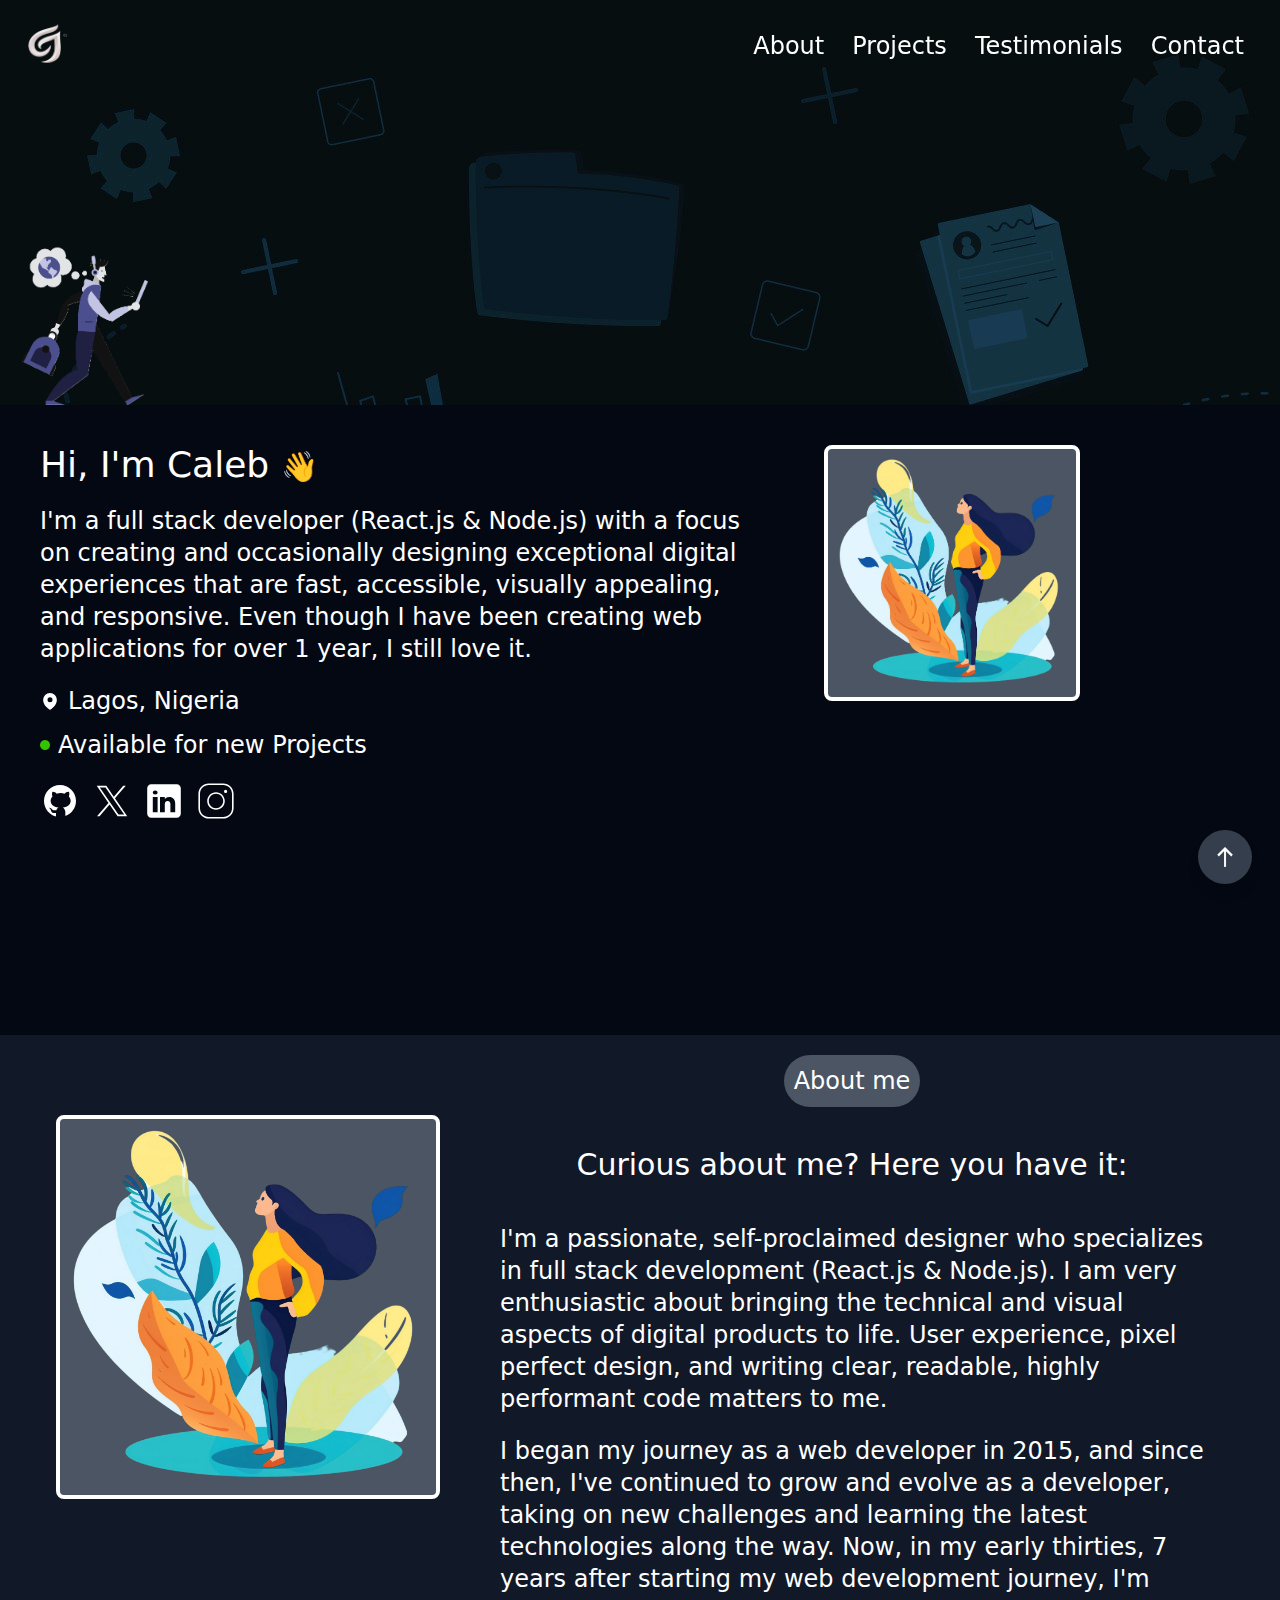
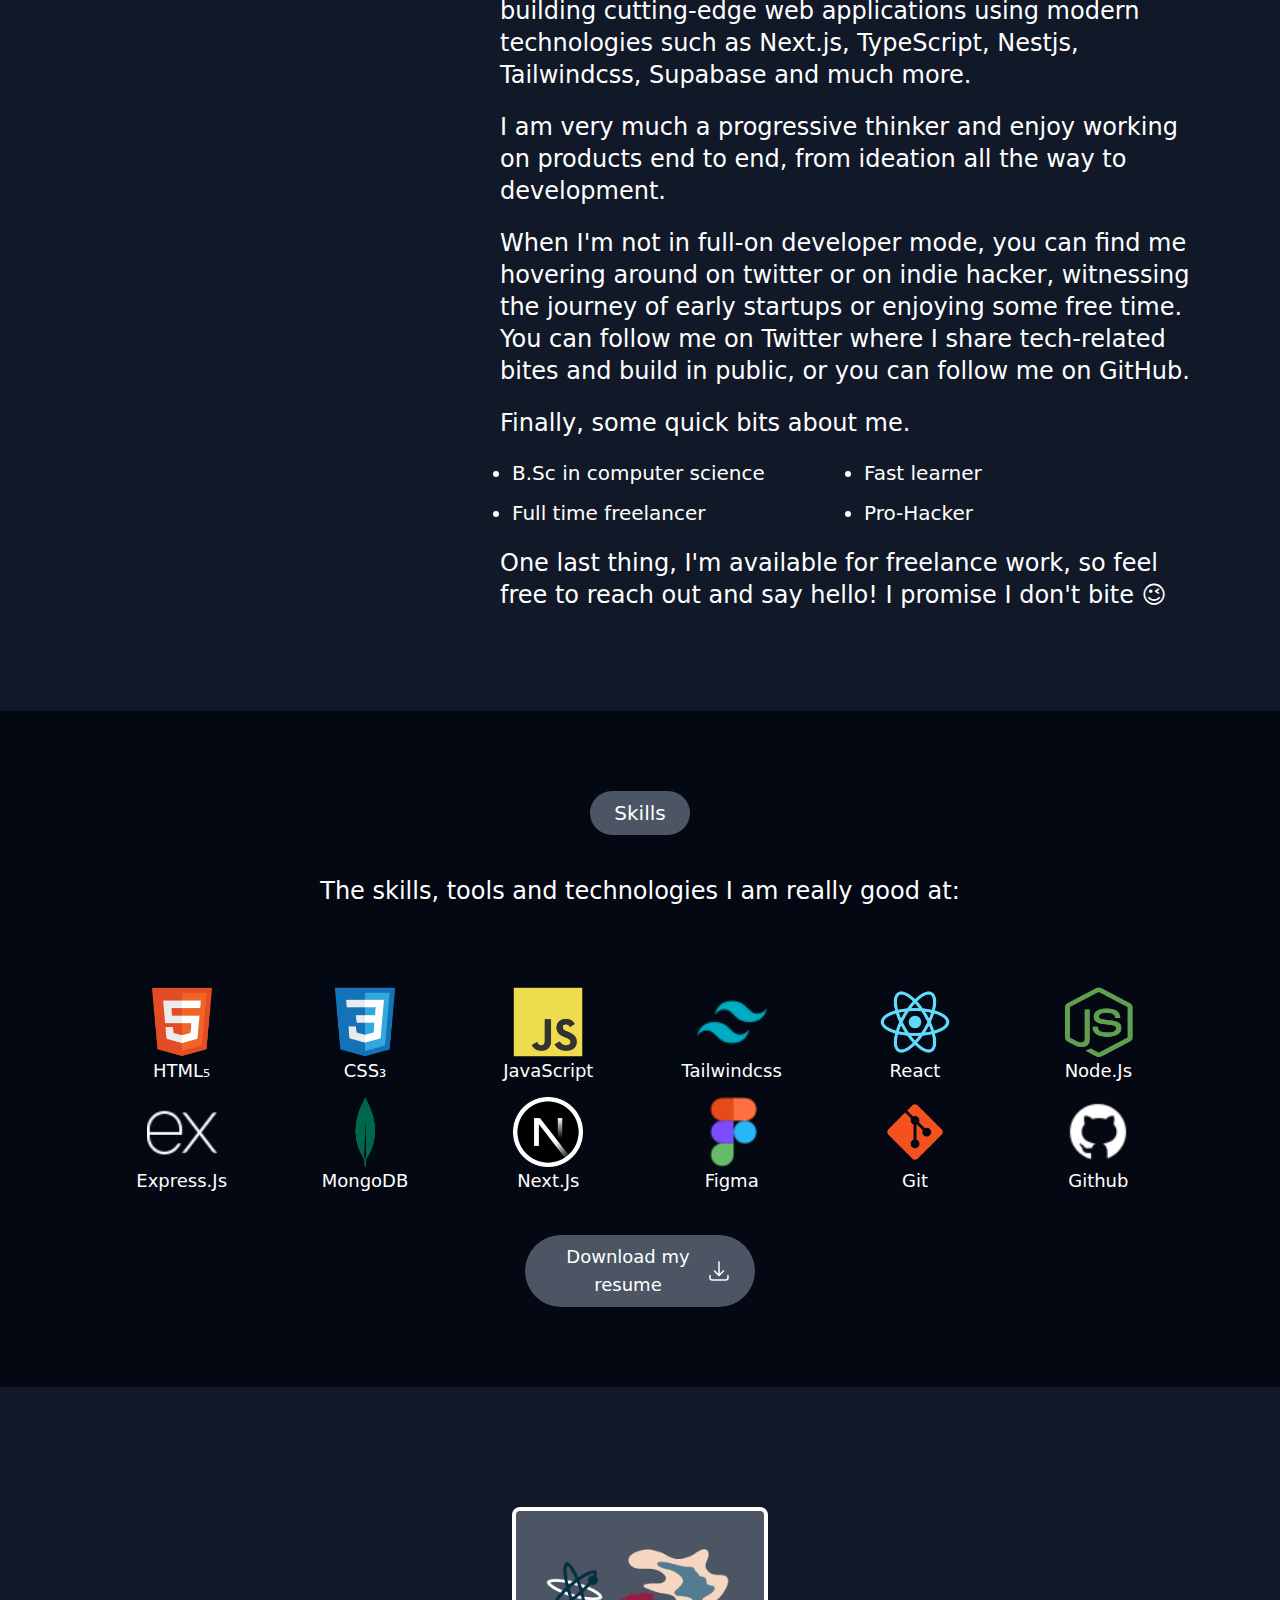
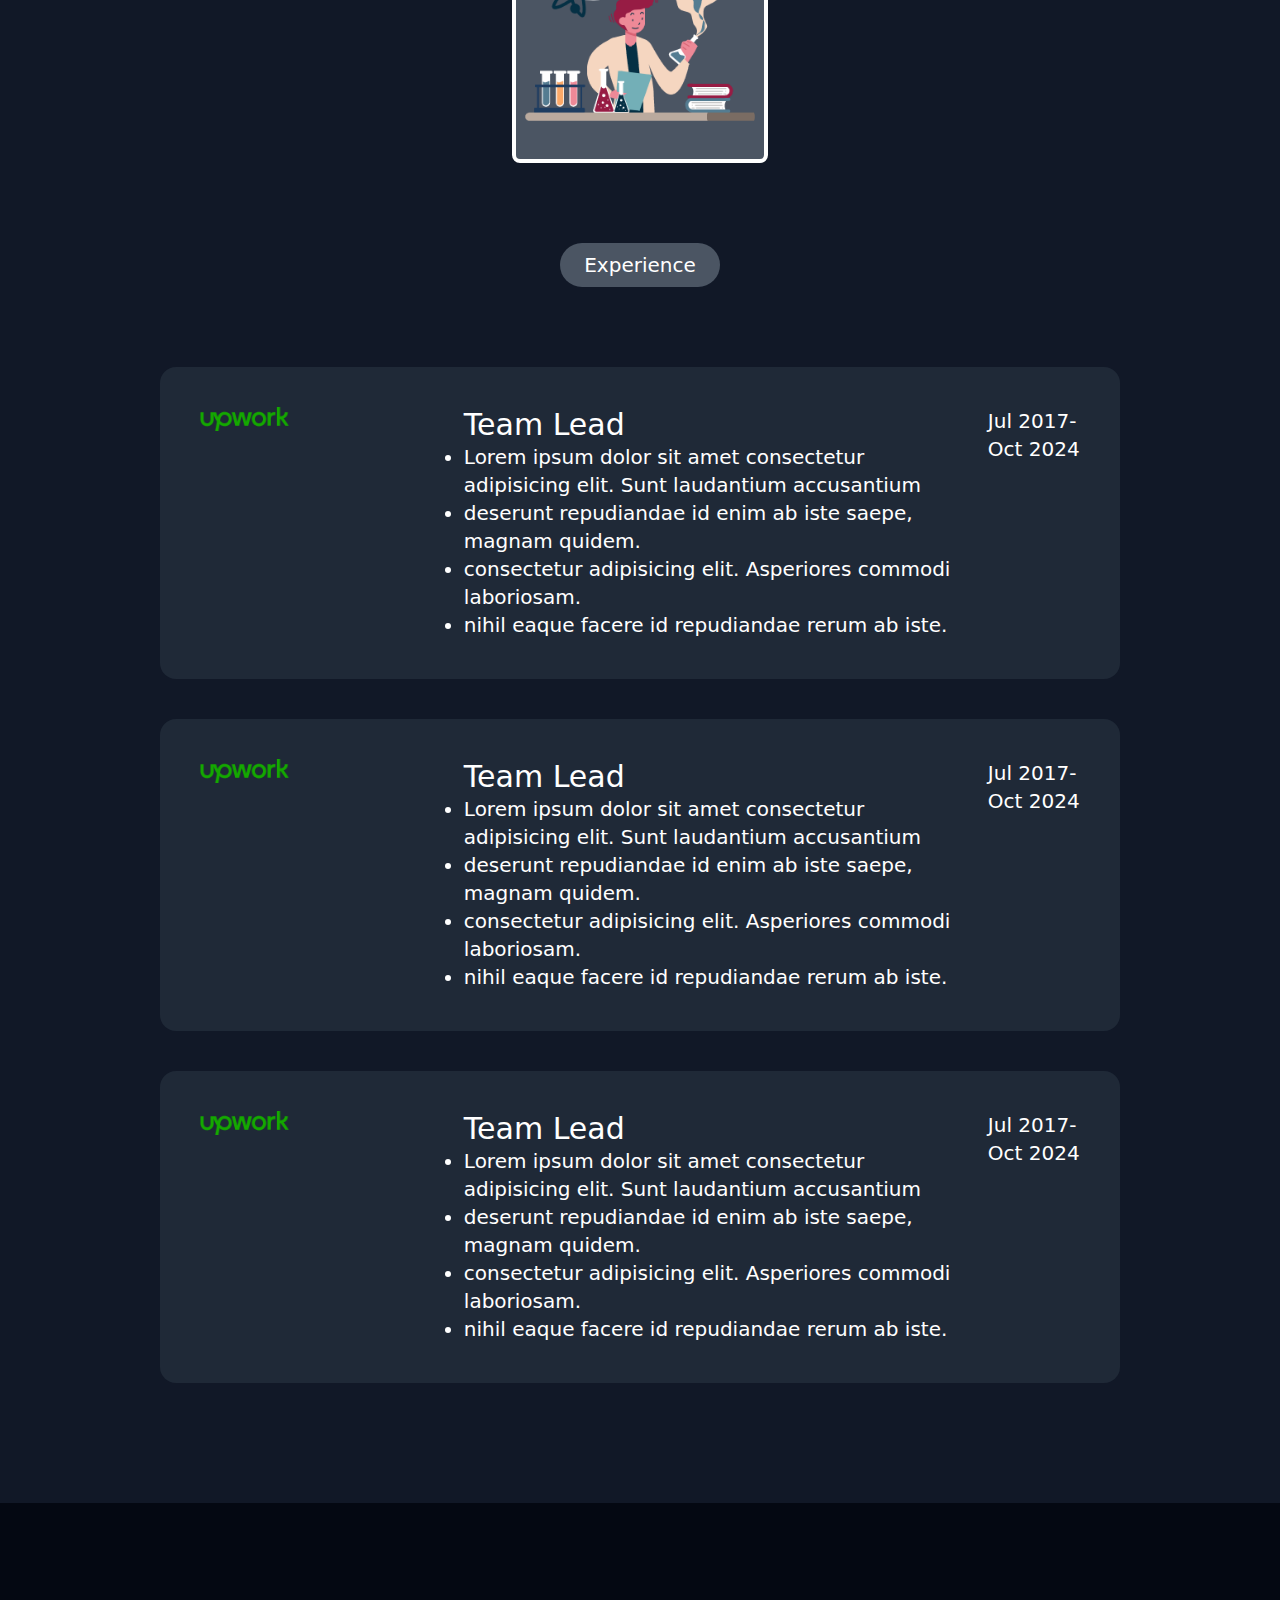
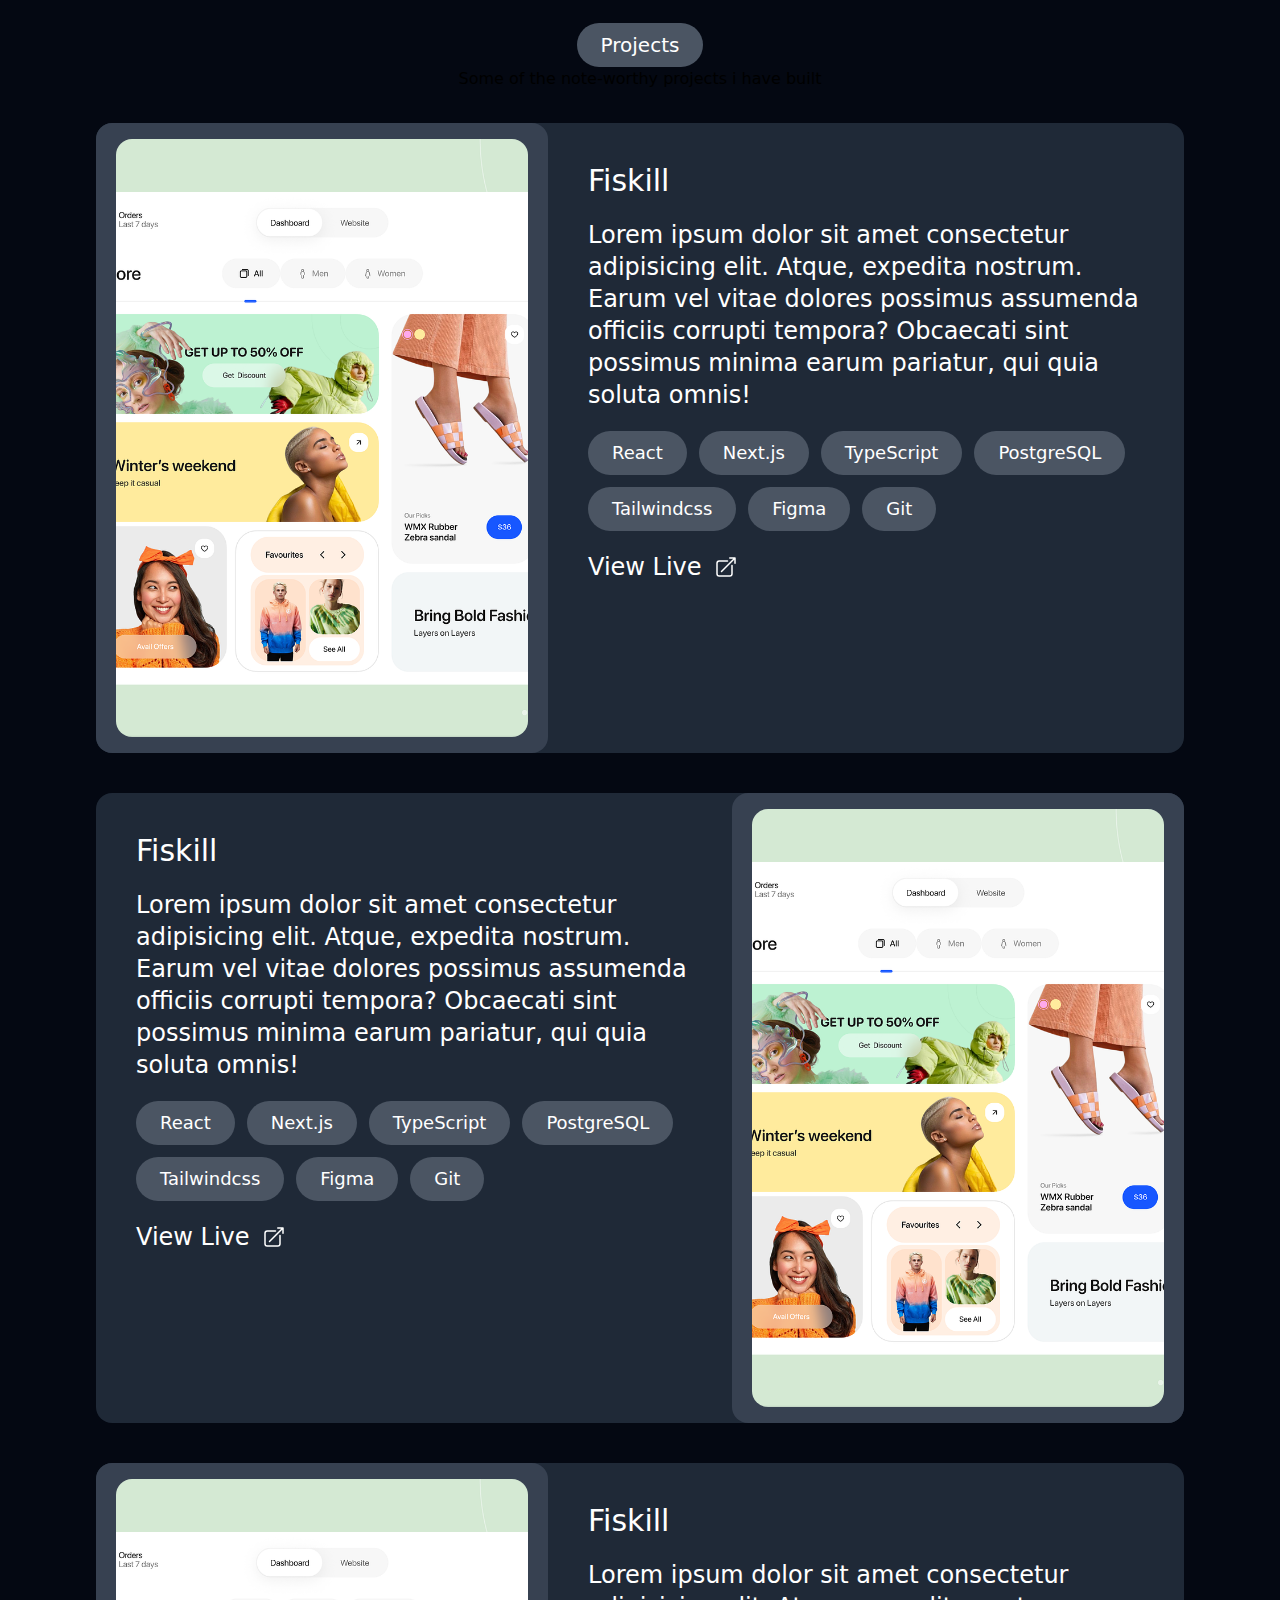
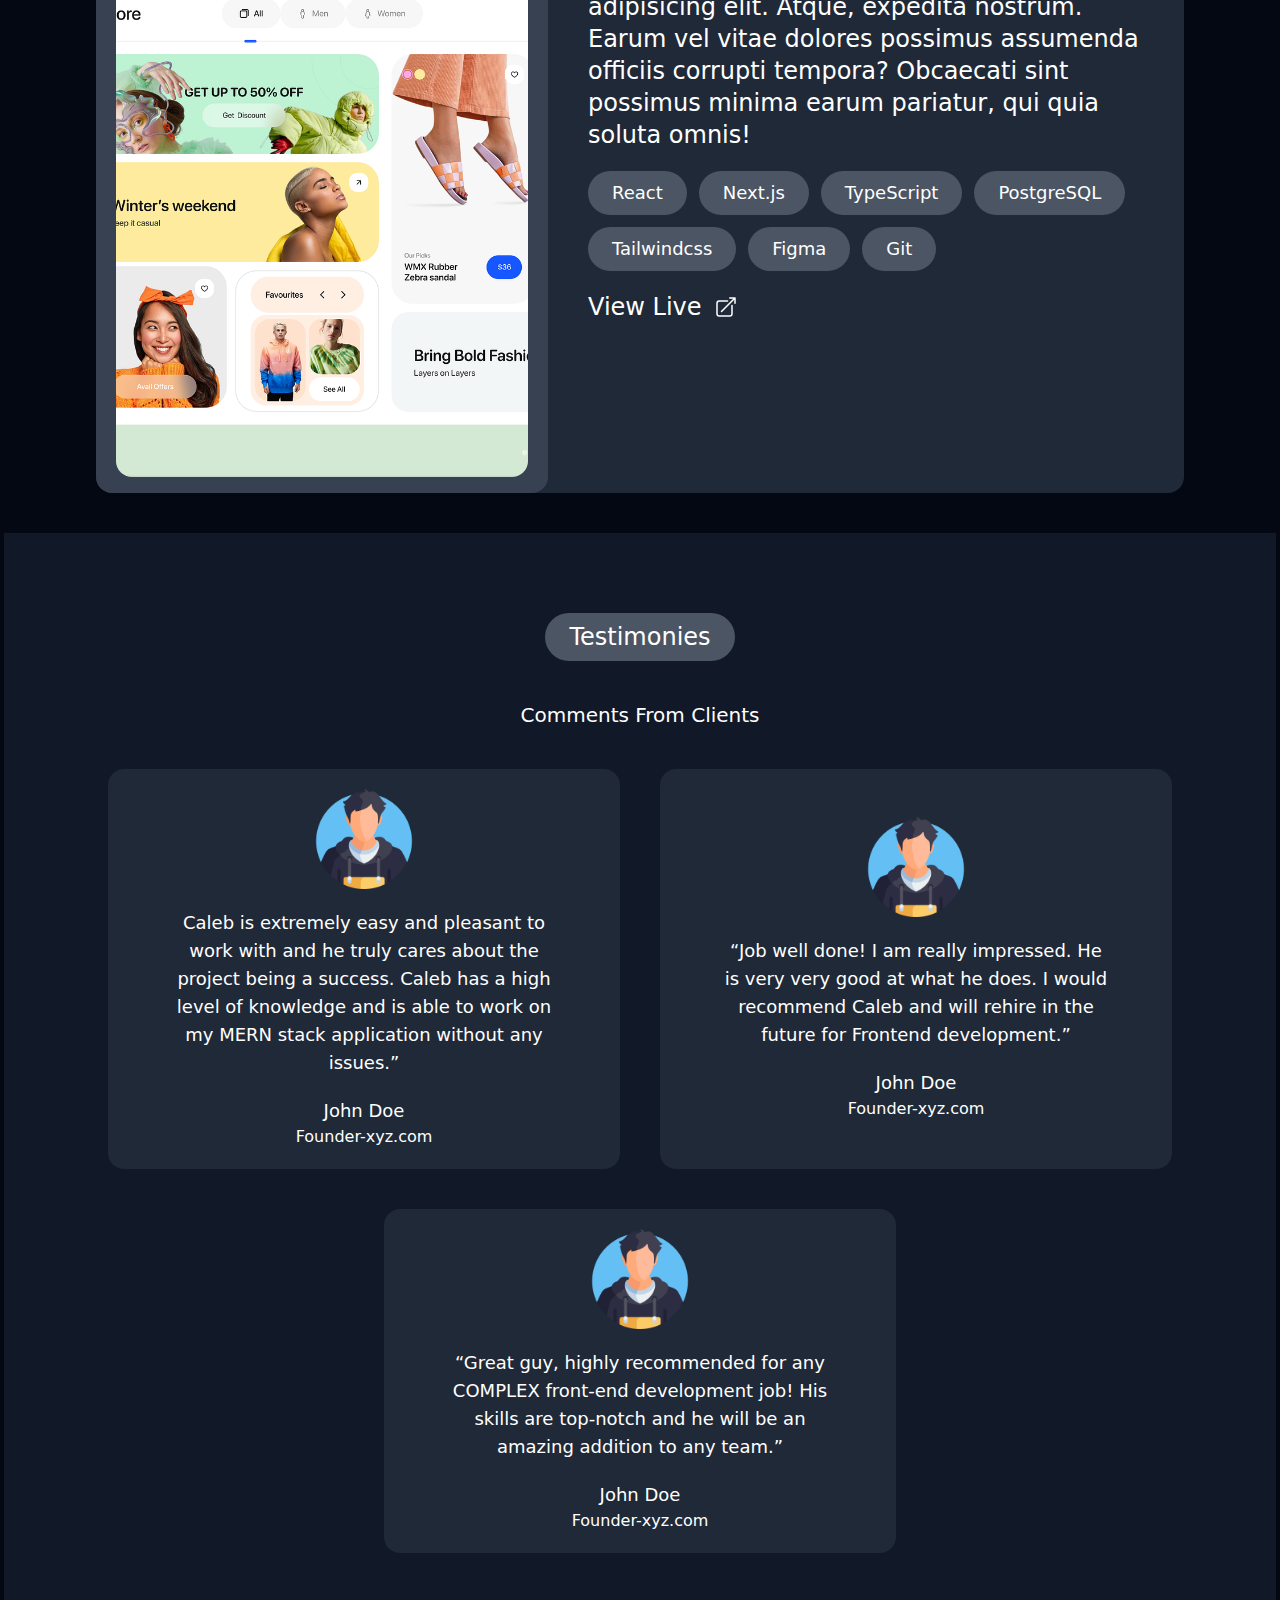
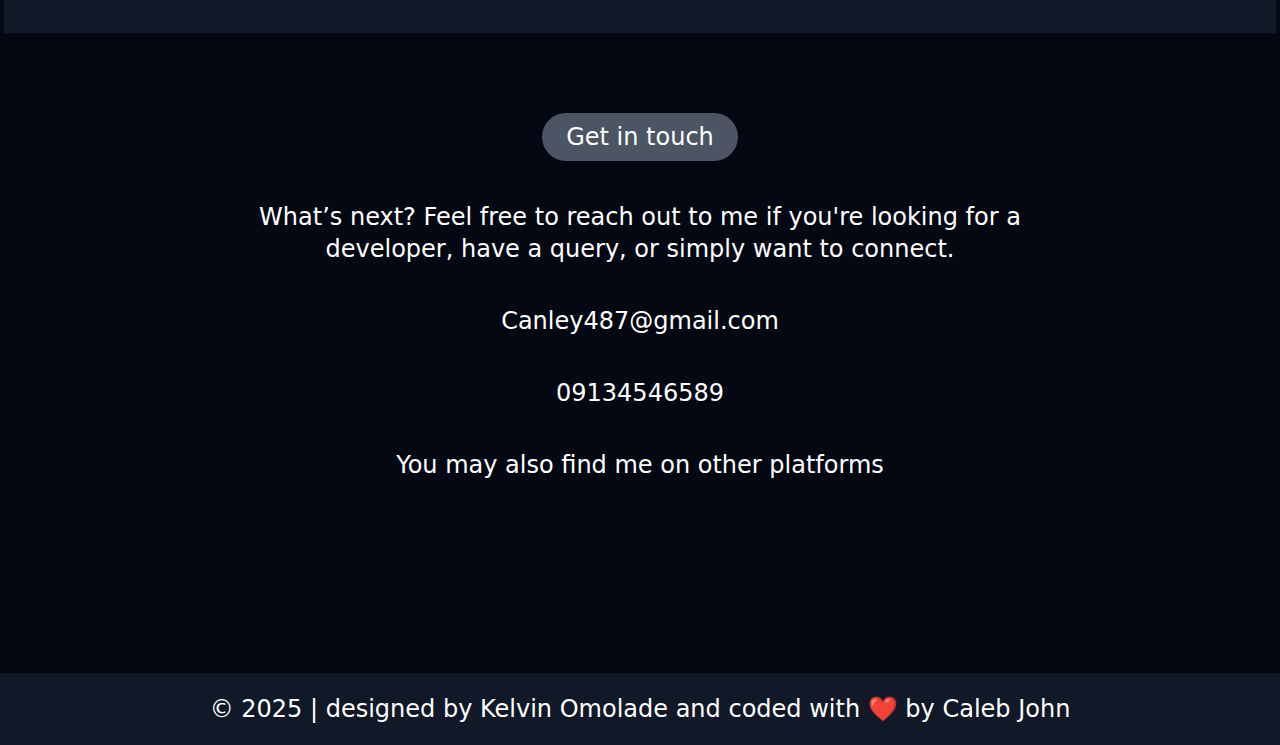
<file: src/index.html>
<!DOCTYPE html>
<html lang="en" class="scroll-smooth">
  <head>
    <meta charset="UTF-8" />
    <meta name="viewport" content="width=device-width, initial-scale=1.0" />
    <link rel="stylesheet" href="./css/output.css" />
    <link rel="icon" href="./assets/image-removebg-preview (1).png" />
    <title>Caleb's Portfolio</title>
  </head>
  <style>
    nav {
      background-image: url(./assets/dark3.jpg);
    }
  </style>
  <body id="top" class="relative overflow-y-scroll snap">
    <nav
      class="object-cover w-[100%] h-[45vh] xl:h-[45vh] md:h-[35vh] lg:h-[40vh] flex flex-col p-4 relative"
      id="nav"
    >
      <div class="h-fit flex items-center justify-between w-full">
        <a href="#home"
          ><img
            src="./assets/image-removebg-preview (1).png"
            class="w-[60px]"
            alt=""
        /></a>
        <div class="flex gap-7 xl:pr-5">
          <a
            href="#"
            class="text-white md:text-2xl border-t-transparent border-t-2 hover:border-t-amber-300 transition-colors transform delay-500 hidden lg:flex"
            >About</a
          >
          <a
            href="#"
            class="text-white md:text-2xl border-t-transparent border-t-2 hover:border-t-amber-300 transition-colors transform delay-500 hidden lg:flex"
            >Projects</a
          >
          <a
            href="#"
            class="text-white md:text-2xl border-t-transparent border-t-2 hover:border-t-amber-300 transition-colors transform delay-500 hidden lg:flex"
            >Testimonials</a
          >
          <a
            href="#"
            class="text-white md:text-2xl border-t-transparent border-t-2 hover:border-t-amber-300 transition-colors transform delay-500 hidden lg:flex"
            >Contact</a
          >
          <div class="lg:hidden">
            <svg
              xmlns="http://www.w3.org/2000/svg"
              viewBox="0 0 24 24"
              fill="currentColor"
              class="size-10 md:size-12 text-white"
            >
              <path
                fill-rule="evenodd"
                d="M3 6.75A.75.75 0 0 1 3.75 6h16.5a.75.75 0 0 1 0 1.5H3.75A.75.75 0 0 1 3 6.75ZM3 12a.75.75 0 0 1 .75-.75h16.5a.75.75 0 0 1 0 1.5H3.75A.75.75 0 0 1 3 12Zm0 5.25a.75.75 0 0 1 .75-.75h16.5a.75.75 0 0 1 0 1.5H3.75a.75.75 0 0 1-.75-.75Z"
                clip-rule="evenodd"
              />
            </svg>
          </div>
        </div>
      </div>
      <img
        src="./assets/image copy 3.png"
        alt=""
        class="absolute left-5 w-32 z-10 bottom-0"
      />
    </nav>
    <header
      class="h-[80vh] lg:h-[60vh] xl:h-[70vh] bg-[#040812] flex flex-col text-left pl-5 pt-5 gap-10 md:p-10"
    >
      <div class="flex flex-col gap-10 md:gap-20 lg:flex-row">
        <div class="flex flex-col gap-5">
          <h2 class="text-white text-4xl">
            Hi, I'm Caleb
            <span class="text-3xl">👋</span>
          </h2>
          <p class="text-white w-[90vw] lg:w-[55vw] text-lg md:text-2xl">
            I'm a full stack developer (React.js & Node.js) with a focus on
            creating and occasionally designing exceptional digital experiences
            that are fast, accessible, visually appealing, and responsive. Even
            though I have been creating web applications for over 1 year, I
            still love it.
          </p>
          <div class="flex flex-col gap-3">
            <div class="flex gap-2 items-center">
              <svg
                xmlns="http://www.w3.org/2000/svg"
                viewBox="0 0 24 24"
                fill="currentColor"
                class="size-5 stroke-0 text-white"
              >
                <path
                  fill-rule="evenodd"
                  d="m11.54 22.351.07.04.028.016a.76.76 0 0 0 .723 0l.028-.015.071-.041a16.975 16.975 0 0 0 1.144-.742 19.58 19.58 0 0 0 2.683-2.282c1.944-1.99 3.963-4.98 3.963-8.827a8.25 8.25 0 0 0-16.5 0c0 3.846 2.02 6.837 3.963 8.827a19.58 19.58 0 0 0 2.682 2.282 16.975 16.975 0 0 0 1.145.742ZM12 13.5a3 3 0 1 0 0-6 3 3 0 0 0 0 6Z"
                  clip-rule="evenodd"
                />
              </svg>
              <p class="text-white md:text-xl lg:text-2xl">Lagos, Nigeria</p>
            </div>
            <div class="flex items-center gap-2">
              <img
                src="./assets/clipart1336004.png"
                alt=""
                class="size-[10px]"
              />
              <p class="text-white md:text-xl lg:text-2xl">
                Available for new Projects
              </p>
            </div>
          </div>
          <div class="flex gap-3">
            <svg
              xmlns="http://www.w3.org/2000/svg"
              x="0px"
              y="0px"
              width="40"
              height="40"
              viewBox="0,0,256,256"
            >
              <g
                fill="#00000000"
                fill-rule="nonzero"
                stroke="none"
                stroke-width="1"
                stroke-linecap="butt"
                stroke-linejoin="miter"
                stroke-miterlimit="10"
                stroke-dasharray=""
                stroke-dashoffset="0"
                font-family="none"
                font-weight="none"
                font-size="none"
                text-anchor="none"
                style="mix-blend-mode: normal"
              >
                <path d="M0,256v-256h256v256z" id="bgRectangle"></path>
              </g>
              <g
                fill="#ffffff"
                fill-rule="nonzero"
                stroke="none"
                stroke-width="1"
                stroke-linecap="butt"
                stroke-linejoin="miter"
                stroke-miterlimit="10"
                stroke-dasharray=""
                stroke-dashoffset="0"
                font-family="none"
                font-weight="none"
                font-size="none"
                text-anchor="none"
                style="mix-blend-mode: normal"
              >
                <g transform="scale(8.53333,8.53333)">
                  <path
                    d="M15,3c-6.627,0 -12,5.373 -12,12c0,5.623 3.872,10.328 9.092,11.63c-0.056,-0.162 -0.092,-0.35 -0.092,-0.583v-2.051c-0.487,0 -1.303,0 -1.508,0c-0.821,0 -1.551,-0.353 -1.905,-1.009c-0.393,-0.729 -0.461,-1.844 -1.435,-2.526c-0.289,-0.227 -0.069,-0.486 0.264,-0.451c0.615,0.174 1.125,0.596 1.605,1.222c0.478,0.627 0.703,0.769 1.596,0.769c0.433,0 1.081,-0.025 1.691,-0.121c0.328,-0.833 0.895,-1.6 1.588,-1.962c-3.996,-0.411 -5.903,-2.399 -5.903,-5.098c0,-1.162 0.495,-2.286 1.336,-3.233c-0.276,-0.94 -0.623,-2.857 0.106,-3.587c1.798,0 2.885,1.166 3.146,1.481c0.896,-0.307 1.88,-0.481 2.914,-0.481c1.036,0 2.024,0.174 2.922,0.483c0.258,-0.313 1.346,-1.483 3.148,-1.483c0.732,0.731 0.381,2.656 0.102,3.594c0.836,0.945 1.328,2.066 1.328,3.226c0,2.697 -1.904,4.684 -5.894,5.097c1.098,0.573 1.899,2.183 1.899,3.396v2.734c0,0.104 -0.023,0.179 -0.035,0.268c4.676,-1.639 8.035,-6.079 8.035,-11.315c0,-6.627 -5.373,-12 -12,-12z"
                  ></path>
                </g>
              </g>
            </svg>
            <svg
              xmlns="http://www.w3.org/2000/svg"
              x="0px"
              y="0px"
              width="40"
              height="40"
              viewBox="0,0,256,256"
            >
              <g
                fill="#ffffff"
                fill-rule="nonzero"
                stroke="none"
                stroke-width="1"
                stroke-linecap="butt"
                stroke-linejoin="miter"
                stroke-miterlimit="10"
                stroke-dasharray=""
                stroke-dashoffset="0"
                font-family="none"
                font-weight="none"
                font-size="none"
                text-anchor="none"
                style="mix-blend-mode: normal"
              >
                <g transform="scale(5.12,5.12)">
                  <path
                    d="M5.91992,6l14.66211,21.375l-14.35156,16.625h3.17969l12.57617,-14.57812l10,14.57813h12.01367l-15.31836,-22.33008l13.51758,-15.66992h-3.16992l-11.75391,13.61719l-9.3418,-13.61719zM9.7168,8h7.16406l23.32227,34h-7.16406z"
                  ></path>
                </g>
              </g>
            </svg>
            <svg
              xmlns="http://www.w3.org/2000/svg"
              x="0px"
              y="0px"
              width="40"
              height="40"
              viewBox="0,0,256,256"
            >
              <g
                fill="#ffffff"
                fill-rule="nonzero"
                stroke="none"
                stroke-width="1"
                stroke-linecap="butt"
                stroke-linejoin="miter"
                stroke-miterlimit="10"
                stroke-dasharray=""
                stroke-dashoffset="0"
                font-family="none"
                font-weight="none"
                font-size="none"
                text-anchor="none"
                style="mix-blend-mode: normal"
              >
                <g transform="scale(5.12,5.12)">
                  <path
                    d="M41,4h-32c-2.76,0 -5,2.24 -5,5v32c0,2.76 2.24,5 5,5h32c2.76,0 5,-2.24 5,-5v-32c0,-2.76 -2.24,-5 -5,-5zM17,20v19h-6v-19zM11,14.47c0,-1.4 1.2,-2.47 3,-2.47c1.8,0 2.93,1.07 3,2.47c0,1.4 -1.12,2.53 -3,2.53c-1.8,0 -3,-1.13 -3,-2.53zM39,39h-6c0,0 0,-9.26 0,-10c0,-2 -1,-4 -3.5,-4.04h-0.08c-2.42,0 -3.42,2.06 -3.42,4.04c0,0.91 0,10 0,10h-6v-19h6v2.56c0,0 1.93,-2.56 5.81,-2.56c3.97,0 7.19,2.73 7.19,8.26z"
                  ></path>
                </g>
              </g>
            </svg>
            <svg
              fill="#ffffff"
              xmlns="http://www.w3.org/2000/svg"
              x="0px"
              y="0px"
              width="40"
              height="40"
              viewBox="0 0 50 50"
            >
              <path
                d="M 16 3 C 8.8324839 3 3 8.8324839 3 16 L 3 34 C 3 41.167516 8.8324839 47 16 47 L 34 47 C 41.167516 47 47 41.167516 47 34 L 47 16 C 47 8.8324839 41.167516 3 34 3 L 16 3 z M 16 5 L 34 5 C 40.086484 5 45 9.9135161 45 16 L 45 34 C 45 40.086484 40.086484 45 34 45 L 16 45 C 9.9135161 45 5 40.086484 5 34 L 5 16 C 5 9.9135161 9.9135161 5 16 5 z M 37 11 A 2 2 0 0 0 35 13 A 2 2 0 0 0 37 15 A 2 2 0 0 0 39 13 A 2 2 0 0 0 37 11 z M 25 14 C 18.936712 14 14 18.936712 14 25 C 14 31.063288 18.936712 36 25 36 C 31.063288 36 36 31.063288 36 25 C 36 18.936712 31.063288 14 25 14 z M 25 16 C 29.982407 16 34 20.017593 34 25 C 34 29.982407 29.982407 34 25 34 C 20.017593 34 16 29.982407 16 25 C 16 20.017593 20.017593 16 25 16 z"
              ></path>
            </svg>
          </div>
        </div>
        <div
          class="size-[65vw] border-4 rounded-lg border-white bg-[#4b5563] hidden lg:flex lg:size-[30vw] xl:size-[20vw]"
        >
          <div class="">
            <img
              src="./assets/—Pngtree—about me presentation landing header_14868539.png"
              alt=""
              class="w-full p-2"
            />
          </div>
        </div>
      </div>
    </header>
    <main
      class="bg-[#111827] gap-20 lg:gap-5 flex flex-col justify-center items-center lg:items-start lg:flex-row"
    >
      <div
        class="size-[65vw] md:size-[30vw] border-4 rounded-lg border-white bg-[#4b5563] mt-20"
      >
        <div class="">
          <img
            src="./assets/—Pngtree—about me presentation landing header_14868539.png"
            alt=""
            class="w-full p-2"
          />
        </div>
      </div>
      <div>
        <a
          href="#top"
          class="fixed bottom-4 right-7 bg-gray-600/70 hover:bg-gray-500/80 text-black p-3 rounded-full shadow-lg transition"
        >
          <!-- <svg
            xmlns="http://www.w3.org/2000/svg"
            viewBox="0 0 24 24"
            fill="currentColor"
            class="size-6 text-[#111827]"
          >
            <path
              fill-rule="evenodd"
              d="M11.47 2.47a.75.75 0 0 1 1.06 0l3.75 3.75a.75.75 0 0 1-1.06 1.06l-2.47-2.47V21a.75.75 0 0 1-1.5 0V4.81L8.78 7.28a.75.75 0 0 1-1.06-1.06l3.75-3.75Z"
              clip-rule="evenodd"
            />
          </svg> -->
          <img
            src="./assets/icons8-up-50 (1).png"
            alt=""
            class="size-[30px]"
          />
        </a>
      </div>
      <div class="flex flex-col gap-10 p-5 items-center">
        <div class="bg-[#4b5563] rounded-full p-2.5" id="me">
          <a
            href="#"
            class="text-white font-medium text-center md:text-xl md:text-center lg:text-2xl"
            >About me</a
          >
        </div>
        <h2 class="text-white text-xl md:text-2xl lg:text-3xl">
          Curious about me? Here you have it:
        </h2>
        <div class="flex flex-col gap-5 mb-20">
          <p class="text-white md:text-xl md:w-[80vw] lg:w-[55vw] lg:text-2xl">
            I'm a passionate, self-proclaimed designer who specializes in full
            stack development (React.js & Node.js). I am very enthusiastic about
            bringing the technical and visual aspects of digital products to
            life. User experience, pixel perfect design, and writing clear,
            readable, highly performant code matters to me.
          </p>
          <p class="text-white md:text-xl md:w-[75vw] lg:w-[55vw] lg:text-2xl">
            I began my journey as a web developer in 2015, and since then, I've
            continued to grow and evolve as a developer, taking on new
            challenges and learning the latest technologies along the way. Now,
            in my early thirties, 7 years after starting my web development
            journey, I'm building cutting-edge web applications using modern
            technologies such as Next.js, TypeScript, Nestjs, Tailwindcss,
            Supabase and much more.
          </p>
          <p class="text-white md:text-xl md:w-[75vw] lg:w-[55vw] lg:text-2xl">
            I am very much a progressive thinker and enjoy working on products
            end to end, from ideation all the way to development.
          </p>
          <p class="text-white md:text-xl md:w-[75vw] lg:w-[55vw] lg:text-2xl">
            When I'm not in full-on developer mode, you can find me hovering
            around on twitter or on indie hacker, witnessing the journey of
            early startups or enjoying some free time. You can follow me on
            Twitter where I share tech-related bites and build in public, or you
            can follow me on GitHub.
          </p>
          <p class="text-white md:text-xl md:w-[75vw] lg:w-[55vw] lg:text-2xl">
            Finally, some quick bits about me.
          </p>
          <div class="pl-3">
            <ul class="list-disc grid grid-cols-2 grid-rows-2 gap-3">
              <li class="text-white text-xl">B.Sc in computer science</li>
              <li class="text-white text-xl">Fast learner</li>
              <li class="text-white text-xl">Full time freelancer</li>
              <li class="text-white text-xl">Pro-Hacker</li>
            </ul>
          </div>
          <p class="text-white md:text-xl md:w-[75vw] lg:w-[55vw] lg:text-2xl">
            One last thing, I'm available for freelance work, so feel free to
            reach out and say hello! I promise I don't bite 😉
          </p>
        </div>
      </div>
    </main>
    <section
      class="bg-[#040812] flex flex-col justify-center items-center gap-20 py-30 lg:py-20 lg:gap-10"
    >
      <div
        class="flex flex-col justify-center items-center gap-20 mb-10 lg:gap-10"
      >
        <div
          class="size-[65vw] md:size-[40vw] border-4 rounded-lg border-white bg-[#4b5563] flex items-center lg:hidden"
        >
          <div>
            <img
              src="./assets/—Pngtree—businessman in leadership skills to_7579796.png"
              alt=""
              class="w-[100vw]"
            />
          </div>
        </div>
        <div class="bg-[#4b5563] py-2 px-6 rounded-full flex items-center">
          <a
            href="#"
            class="text-white font-medium text-lg text-center md:text-xl"
            >Skills</a
          >
        </div>
        <div>
          <p class="text-white font-medium text-center text-2xl w-[85vw]">
            The skills, tools and technologies I am really good at:
          </p>
        </div>
      </div>
      <div class="grid grid-cols-3 gap-3 w-[85vw] lg:grid-cols-6">
        <div class="flex flex-col items-center justify-center">
          <img src="./assets/HTML5.png" alt="" class="size-[70px]" />
          <p class="text-white text-lg text-center">HTML₅</p>
        </div>
        <div class="flex flex-col items-center justify-center">
          <img src="./assets/CSS3.png" alt="" class="size-[70px]" />
          <p class="text-white text-lg text-center">CSS₃</p>
        </div>
        <div class="flex flex-col items-center justify-center">
          <img src="./assets/JavaScript.png" alt="" class="size-[70px]" />
          <p class="text-white text-lg text-center">JavaScript</p>
        </div>
        <div class="flex flex-col items-center justify-center">
          <img
            src="./assets/icons8-tailwind-css-48.png"
            alt=""
            class="size-[70px]"
          />
          <p class="text-white text-lg text-center">Tailwindcss</p>
        </div>
        <div class="flex flex-col items-center justify-center">
          <img src="./assets/React.png" alt="" class="size-[70px]" />
          <p class="text-white text-lg text-center">React</p>
        </div>
        <div class="flex flex-col items-center justify-center">
          <img src="./assets/icon-nodejs@2x.png" alt="" class="size-[70px]" />
          <p class="text-white text-lg text-center">Node.Js</p>
        </div>
        <div class="flex flex-col items-center justify-center">
          <img
            src="./assets/icons8-express-js-50.png"
            alt=""
            class="size-[70px]"
          />
          <p class="text-white text-lg text-center">Express.Js</p>
        </div>
        <div class="flex flex-col items-center justify-center">
          <img
            src="./assets/icon-mongodb@2x.png"
            alt=""
            class="h-[70px] w-[20px]"
          />
          <p class="text-white text-lg text-center">MongoDB</p>
        </div>
        <div class="flex flex-col items-center justify-center">
          <img src="./assets/icon-nextjs@2x.png" alt="" class="size-[70px]" />
          <p class="text-white text-lg text-center">Next.Js</p>
        </div>
        <div class="flex flex-col items-center justify-center">
          <img src="./assets/icons8-figma-48.png" alt="" class="size-[70px]" />
          <p class="text-white text-lg text-center">Figma</p>
        </div>
        <div class="flex flex-col items-center justify-center">
          <img src="./assets/icon-git@2x.png" alt="" class="size-[70px]" />
          <p class="text-white text-lg text-center">Git</p>
        </div>
        <div class="flex flex-col items-center justify-center">
          <img
            src="./assets/icons8-github-50 (1).png"
            alt=""
            class="size-[70px]"
          />
          <p class="text-white text-lg text-center">Github</p>
        </div>
      </div>
      <div
        class="bg-[#4b5563] md:w-[35vw] py-2 px-6 rounded-full flex items-center justify-between w-[70vw] lg:w-[25vw] xl:w-[18vw]"
      >
        <a href="#" class="text-white font-medium text-lg text-center"
          >Download my resume</a
        >
        <a href="#me">
          <svg
            xmlns="http://www.w3.org/2000/svg"
            viewBox="0 0 24 24"
            fill="currentColor"
            class="size-6 animate-bounce text-white"
          >
            <path
              fill-rule="evenodd"
              d="M12 2.25a.75.75 0 0 1 .75.75v11.69l3.22-3.22a.75.75 0 1 1 1.06 1.06l-4.5 4.5a.75.75 0 0 1-1.06 0l-4.5-4.5a.75.75 0 1 1 1.06-1.06l3.22 3.22V3a.75.75 0 0 1 .75-.75Zm-9 13.5a.75.75 0 0 1 .75.75v2.25a1.5 1.5 0 0 0 1.5 1.5h13.5a1.5 1.5 0 0 0 1.5-1.5V16.5a.75.75 0 0 1 1.5 0v2.25a3 3 0 0 1-3 3H5.25a3 3 0 0 1-3-3V16.5a.75.75 0 0 1 .75-.75Z"
              clip-rule="evenodd"
            />
          </svg>
        </a>
      </div>
    </section>
    <article
      class="bg-[#111827] flex flex-col justify-center items-center py-30 gap-20"
    >
      <div
        class="size-[65vw] md:w-[60vw] lg:size-[30vw] xl:size-[20vw] border-4 rounded-lg border-white bg-[#4b5563] flex items-center"
      >
        <div>
          <img
            src="./assets/—Pngtree—scientist genetic experiment research_6494928.png"
            alt=""
            class="w-[100%]"
          />
        </div>
      </div>
      <div class="bg-[#4b5563] py-2 px-6 rounded-full flex items-center">
        <a
          href="#"
          class="text-white font-medium text-lg text-center md:text-xl"
          >Experience</a
        >
      </div>
      <div class="flex flex-col px-10 gap-10 justify-center items-center">
        <div
          class="bg-[#1f2937] text-white flex flex-col gap-5 rounded-2xl p-10 lg:flex-row xl:w-[75vw]"
        >
          <div><img src="./assets/Column.png" alt="" class="w-full" /></div>
          <div>
            <div class="flex flex-col gap-3 lg:flex-row-reverse">
              <p class="md:text-xl">Jul 2017-Oct 2024</p>
              <div>
                <h3 class="text-2xl font-medium md:text-3xl">Team Lead</h3>
                <ul class="list-disc w-[60vw] text-lg md:text-xl xl:w-[40vw]">
                  <li>
                    Lorem ipsum dolor sit amet consectetur adipisicing elit.
                    Sunt laudantium accusantium
                  </li>
                  <li>
                    deserunt repudiandae id enim ab iste saepe, magnam quidem.
                  </li>
                  <li>
                    consectetur adipisicing elit. Asperiores commodi laboriosam.
                  </li>
                  <li>nihil eaque facere id repudiandae rerum ab iste.</li>
                </ul>
              </div>
            </div>
          </div>
        </div>
        <div
          class="bg-[#1f2937] text-white flex flex-col gap-5 rounded-2xl p-10 lg:flex-row xl:w-[75vw]"
        >
          <div><img src="./assets/Column.png" alt="" class="w-full" /></div>
          <div>
            <div class="flex flex-col gap-3 lg:flex-row-reverse">
              <p class="text-xl">Jul 2017-Oct 2024</p>
              <div>
                <h3 class="text-2xl font-medium md:text-3xl">Team Lead</h3>
                <ul class="list-disc w-[60vw] text-lg md:text-xl xl:w-[40vw]">
                  <li>
                    Lorem ipsum dolor sit amet consectetur adipisicing elit.
                    Sunt laudantium accusantium
                  </li>
                  <li>
                    deserunt repudiandae id enim ab iste saepe, magnam quidem.
                  </li>
                  <li>
                    consectetur adipisicing elit. Asperiores commodi laboriosam.
                  </li>
                  <li>nihil eaque facere id repudiandae rerum ab iste.</li>
                </ul>
              </div>
            </div>
          </div>
        </div>
        <div
          class="bg-[#1f2937] text-white flex flex-col gap-5 rounded-2xl p-10 lg:flex-row xl:w-[75vw]"
        >
          <div><img src="./assets/Column.png" alt="" class="w-full" /></div>
          <div>
            <div class="flex flex-col gap-3">
              <div class="flex flex-col gap-3 lg:flex-row-reverse">
                <p class="text-xl">Jul 2017-Oct 2024</p>
                <div>
                  <h3 class="text-2xl font-medium md:text-3xl">Team Lead</h3>
                  <ul class="list-disc w-[60vw] text-lg md:text-xl xl:w-[40vw]">
                    <li>
                      Lorem ipsum dolor sit amet consectetur adipisicing elit.
                      Sunt laudantium accusantium
                    </li>
                    <li>
                      deserunt repudiandae id enim ab iste saepe, magnam quidem.
                    </li>
                    <li>
                      consectetur adipisicing elit. Asperiores commodi
                      laboriosam.
                    </li>
                    <li>nihil eaque facere id repudiandae rerum ab iste.</li>
                  </ul>
                </div>
              </div>
            </div>
          </div>
        </div>
      </div>
    </article>
    <section
      class="bg-[#040812] py-30 flex flex-col justify-center items-center"
    >
      <div class="bg-[#4b5563] py-2 px-6 rounded-full flex items-center">
        <a
          href="#"
          class="text-white font-medium text-lg text-center md:text-xl"
          >Projects</a
        >
      </div>
      <p>Some of the note-worthy projects i have built</p>
      <div class="py-8 px-5 md:px-20 xl:px-1 lg:w-[100%] lg:justify-center lg:items-center flex flex-col gap-10">
        <div
          class="bg-[#1f2937] text-white flex flex-col lg:w-[85vw] gap-5 rounded-2xl lg:flex-row lg:h-[60vh] xl:h-[70vh]"
        >
          <div
            class="bg-[#374151] py-8 px-6 lg:px-5 lg:py-4 lg:w-[40vw] md:px-48 rounded-2xl lg:h-[60vh] xl:h-[70vh]"
          >
            <img
              src="./assets/eccormerce website pic.png"
              alt=""
              class="rounded-2xl lg:h-full lg:w-fit object-cover"
            />
          </div>
          <div>
            <div class="flex flex-col gap-5 px-5 py-10">
              <h3 class="text-2xl font-medium md:text-3xl">Fiskill</h3>
              <p class="text-lg md:text-xl lg:w-[45vw] lg:text-2xl">
                Lorem ipsum dolor sit amet consectetur adipisicing elit. Atque,
                expedita nostrum. Earum vel vitae dolores possimus assumenda
                officiis corrupti tempora? Obcaecati sint possimus minima earum
                pariatur, qui quia soluta omnis!
              </p>
              <div class="flex gap-3 flex-wrap w-[80vw] lg:w-[45vw]">
                <div
                  class="bg-[#4b5563] py-2 px-6 rounded-full flex items-center"
                >
                  <a href="#" class="text-white font-medium text-lg text-center"
                    >React</a
                  >
                </div>
                <div
                  class="bg-[#4b5563] py-2 px-6 rounded-full flex items-center"
                >
                  <a href="#" class="text-white font-medium text-lg text-center"
                    >Next.js</a
                  >
                </div>
                <div
                  class="bg-[#4b5563] py-2 px-6 rounded-full flex items-center"
                >
                  <a href="#" class="text-white font-medium text-lg text-center"
                    >TypeScript</a
                  >
                </div>
                <div
                  class="bg-[#4b5563] py-2 px-6 rounded-full flex items-center"
                >
                  <a href="#" class="text-white font-medium text-lg text-center"
                    >PostgreSQL</a
                  >
                </div>
                <div
                  class="bg-[#4b5563] py-2 px-6 rounded-full flex items-center"
                >
                  <a href="#" class="text-white font-medium text-lg text-center"
                    >Tailwindcss</a
                  >
                </div>
                <div
                  class="bg-[#4b5563] py-2 px-6 rounded-full flex items-center"
                >
                  <a href="#" class="text-white font-medium text-lg text-center"
                    >Figma</a
                  >
                </div>
                <div
                  class="bg-[#4b5563] py-2 px-6 rounded-full flex items-center"
                >
                  <a href="#" class="text-white font-medium text-lg text-center"
                    >Git</a
                  >
                </div>
              </div>
              <a
                href="#nav"
                class="hover:underline delay-700 flex gap-3 text-xl items-center md:text-2xl"
                >View Live
                <span
                  ><svg
                    xmlns="http://www.w3.org/2000/svg"
                    viewBox="0 0 24 24"
                    fill="currentColor"
                    class="size-6"
                  >
                    <path
                      fill-rule="evenodd"
                      d="M15.75 2.25H21a.75.75 0 0 1 .75.75v5.25a.75.75 0 0 1-1.5 0V4.81L8.03 17.03a.75.75 0 0 1-1.06-1.06L19.19 3.75h-3.44a.75.75 0 0 1 0-1.5Zm-10.5 4.5a1.5 1.5 0 0 0-1.5 1.5v10.5a1.5 1.5 0 0 0 1.5 1.5h10.5a1.5 1.5 0 0 0 1.5-1.5V10.5a.75.75 0 0 1 1.5 0v8.25a3 3 0 0 1-3 3H5.25a3 3 0 0 1-3-3V8.25a3 3 0 0 1 3-3h8.25a.75.75 0 0 1 0 1.5H5.25Z"
                      clip-rule="evenodd"
                    />
                  </svg> </span
              ></a>
            </div>
          </div>
        </div>
        <div
          class="bg-[#1f2937] text-white flex flex-col lg:w-[85vw] gap-5 rounded-2xl lg:flex-row-reverse lg:h-[60vh] xl:h-[70vh]"
        >
          <div
            class="bg-[#374151] py-8 px-6 lg:px-5 lg:py-4 lg:w-[80vw] md:px-48 rounded-2xl lg:h-[60vh] xl:h-[70vh]"
          >
            <img
              src="./assets/eccormerce website pic.png"
              alt=""
              class="rounded-2xl lg:h-full lg:w-fit object-cover"
            />
          </div>
          <div>
            <div class="flex flex-col gap-5 px-5 py-10 lg:pl-10 lg:pr-0">
              <h3 class="text-2xl font-medium md:text-3xl">Fiskill</h3>
              <p class="text-lg md:text-xl lg:w-[45vw] lg:text-2xl">
                Lorem ipsum dolor sit amet consectetur adipisicing elit. Atque,
                expedita nostrum. Earum vel vitae dolores possimus assumenda
                officiis corrupti tempora? Obcaecati sint possimus minima earum
                pariatur, qui quia soluta omnis!
              </p>
              <div class="flex gap-3 flex-wrap w-[80vw] lg:w-[45vw]">
                <div
                  class="bg-[#4b5563] py-2 px-6 rounded-full flex items-center"
                >
                  <a href="#" class="text-white font-medium text-lg text-center"
                    >React</a
                  >
                </div>
                <div
                  class="bg-[#4b5563] py-2 px-6 rounded-full flex items-center"
                >
                  <a href="#" class="text-white font-medium text-lg text-center"
                    >Next.js</a
                  >
                </div>
                <div
                  class="bg-[#4b5563] py-2 px-6 rounded-full flex items-center"
                >
                  <a href="#" class="text-white font-medium text-lg text-center"
                    >TypeScript</a
                  >
                </div>
                <div
                  class="bg-[#4b5563] py-2 px-6 rounded-full flex items-center"
                >
                  <a href="#" class="text-white font-medium text-lg text-center"
                    >PostgreSQL</a
                  >
                </div>
                <div
                  class="bg-[#4b5563] py-2 px-6 rounded-full flex items-center"
                >
                  <a href="#" class="text-white font-medium text-lg text-center"
                    >Tailwindcss</a
                  >
                </div>
                <div
                  class="bg-[#4b5563] py-2 px-6 rounded-full flex items-center"
                >
                  <a href="#" class="text-white font-medium text-lg text-center"
                    >Figma</a
                  >
                </div>
                <div
                  class="bg-[#4b5563] py-2 px-6 rounded-full flex items-center"
                >
                  <a href="#" class="text-white font-medium text-lg text-center"
                    >Git</a
                  >
                </div>
              </div>
              <a
                href="#nav"
                class="hover:underline delay-700 flex gap-3 text-xl items-center md:text-2xl"
                >View Live
                <span
                  ><svg
                    xmlns="http://www.w3.org/2000/svg"
                    viewBox="0 0 24 24"
                    fill="currentColor"
                    class="size-6"
                  >
                    <path
                      fill-rule="evenodd"
                      d="M15.75 2.25H21a.75.75 0 0 1 .75.75v5.25a.75.75 0 0 1-1.5 0V4.81L8.03 17.03a.75.75 0 0 1-1.06-1.06L19.19 3.75h-3.44a.75.75 0 0 1 0-1.5Zm-10.5 4.5a1.5 1.5 0 0 0-1.5 1.5v10.5a1.5 1.5 0 0 0 1.5 1.5h10.5a1.5 1.5 0 0 0 1.5-1.5V10.5a.75.75 0 0 1 1.5 0v8.25a3 3 0 0 1-3 3H5.25a3 3 0 0 1-3-3V8.25a3 3 0 0 1 3-3h8.25a.75.75 0 0 1 0 1.5H5.25Z"
                      clip-rule="evenodd"
                    />
                  </svg> </span
              ></a>
            </div>
          </div>
        </div>
        <div
          class="bg-[#1f2937] text-white flex flex-col lg:w-[85vw] gap-5 rounded-2xl lg:flex-row lg:h-[60vh] xl:h-[70vh]"
        >
          <div
            class="bg-[#374151] py-8 px-6 lg:px-5 lg:py-4 lg:w-[40vw] md:px-48 rounded-2xl lg:h-[60vh] xl:h-[70vh]"
          >
            <img
              src="./assets/eccormerce website pic.png"
              alt=""
              class="rounded-2xl lg:h-full lg:w-fit object-cover"
            />
          </div>
          <div>
            <div class="flex flex-col gap-5 px-5 py-10">
              <h3 class="text-2xl font-medium md:text-3xl">Fiskill</h3>
              <p class="text-lg md:text-xl lg:w-[45vw] lg:text-2xl">
                Lorem ipsum dolor sit amet consectetur adipisicing elit. Atque,
                expedita nostrum. Earum vel vitae dolores possimus assumenda
                officiis corrupti tempora? Obcaecati sint possimus minima earum
                pariatur, qui quia soluta omnis!
              </p>
              <div class="flex gap-3 flex-wrap w-[80vw] lg:w-[45vw]">
                <div
                  class="bg-[#4b5563] py-2 px-6 rounded-full flex items-center"
                >
                  <a href="#" class="text-white font-medium text-lg text-center"
                    >React</a
                  >
                </div>
                <div
                  class="bg-[#4b5563] py-2 px-6 rounded-full flex items-center"
                >
                  <a href="#" class="text-white font-medium text-lg text-center"
                    >Next.js</a
                  >
                </div>
                <div
                  class="bg-[#4b5563] py-2 px-6 rounded-full flex items-center"
                >
                  <a href="#" class="text-white font-medium text-lg text-center"
                    >TypeScript</a
                  >
                </div>
                <div
                  class="bg-[#4b5563] py-2 px-6 rounded-full flex items-center"
                >
                  <a href="#" class="text-white font-medium text-lg text-center"
                    >PostgreSQL</a
                  >
                </div>
                <div
                  class="bg-[#4b5563] py-2 px-6 rounded-full flex items-center"
                >
                  <a href="#" class="text-white font-medium text-lg text-center"
                    >Tailwindcss</a
                  >
                </div>
                <div
                  class="bg-[#4b5563] py-2 px-6 rounded-full flex items-center"
                >
                  <a href="#" class="text-white font-medium text-lg text-center"
                    >Figma</a
                  >
                </div>
                <div
                  class="bg-[#4b5563] py-2 px-6 rounded-full flex items-center"
                >
                  <a href="#" class="text-white font-medium text-lg text-center"
                    >Git</a
                  >
                </div>
              </div>
              <a
                href="#nav"
                class="hover:underline delay-700 flex gap-3 text-xl items-center md:text-2xl"
                >View Live
                <span
                  ><svg
                    xmlns="http://www.w3.org/2000/svg"
                    viewBox="0 0 24 24"
                    fill="currentColor"
                    class="size-6"
                  >
                    <path
                      fill-rule="evenodd"
                      d="M15.75 2.25H21a.75.75 0 0 1 .75.75v5.25a.75.75 0 0 1-1.5 0V4.81L8.03 17.03a.75.75 0 0 1-1.06-1.06L19.19 3.75h-3.44a.75.75 0 0 1 0-1.5Zm-10.5 4.5a1.5 1.5 0 0 0-1.5 1.5v10.5a1.5 1.5 0 0 0 1.5 1.5h10.5a1.5 1.5 0 0 0 1.5-1.5V10.5a.75.75 0 0 1 1.5 0v8.25a3 3 0 0 1-3 3H5.25a3 3 0 0 1-3-3V8.25a3 3 0 0 1 3-3h8.25a.75.75 0 0 1 0 1.5H5.25Z"
                      clip-rule="evenodd"
                    />
                  </svg> </span
              ></a>
            </div>
          </div>
        </div>

        <section
          class="bg-[#111827] flex flex-col w-[100%] px-10 gap-10 justify-center items-center py-20"
        >
          <div class="bg-[#4b5563] py-2 px-6 rounded-full flex items-center">
            <a
              href="#"
              class="text-white font-medium text-lg text-center md:text-xl lg:text-2xl"
              >Testimonies</a
            >
          </div>
          <p class="text-white text-xl">Comments From Clients</p>
          <div
            class="flex flex-col gap-10 lg:justify-center lg:flex-wrap lg:flex-row lg:w-[85vw]"
          >
            <div
              class="bg-[#1f2937] text-white flex flex-col gap-5 rounded-2xl p-5 justify-center items-center lg:w-[40vw]"
            >
              <div>
                <img src="./assets/boy.png" alt="" class="size-[100px]" />
              </div>
              <p class="text-center lg:text-lg lg:w-[30vw]">
                Caleb is extremely easy and pleasant to work with and he truly
                cares about the project being a success. Caleb has a high level
                of knowledge and is able to work on my MERN stack application
                without any issues.”
              </p>
              <div class="flex flex-col justify-center items-center">
                <h3 class="text-lg">John Doe</h3>
                <a href="#">Founder-xyz.com</a>
              </div>
            </div>
            <div
              class="bg-[#1f2937] text-white flex flex-col gap-5 rounded-2xl p-5 justify-center items-center lg:w-[40vw]"
            >
              <div>
                <img src="./assets/boy.png" alt="" class="size-[100px]" />
              </div>
              <p class="text-center lg:text-lg lg:w-[30vw]">
                “Job well done! I am really impressed. He is very very good at
                what he does. I would recommend Caleb and will rehire in the
                future for Frontend development.”
              </p>
              <div class="flex flex-col justify-center items-center">
                <h3 class="text-lg">John Doe</h3>
                <a href="#">Founder-xyz.com</a>
              </div>
            </div>
            <div
              class="bg-[#1f2937] text-white flex flex-col gap-5 rounded-2xl p-5 justify-center items-center lg:w-[40vw]"
            >
              <div>
                <img src="./assets/boy.png" alt="" class="size-[100px]" />
              </div>
              <p class="text-center lg:text-lg lg:w-[30vw]">
                “Great guy, highly recommended for any COMPLEX front-end
                development job! His skills are top-notch and he will be an
                amazing addition to any team.”
              </p>
              <div class="flex flex-col justify-center items-center">
                <h3 class="text-lg">John Doe</h3>
                <a href="#">Founder-xyz.com</a>
              </div>
            </div>
          </div>
        </section>
        <section
          class="bg-[#040812] flex flex-col text-white items-center gap-5 lg:gap-10 py-10 px-5"
        >
          <div class="bg-[#4b5563] py-2 px-6 rounded-full flex items-center">
            <a href="#" class="text-white font-medium text-lg text-center lg:text-2xl"
              >Get in touch</a
            >
          </div>
          <p class="text-center md:text-lg md:w-[70vw] lg:text-2xl">
            What’s next? Feel free to reach out to me if you're looking for a
            developer, have a query, or simply want to connect.
          </p>
          <a href="#" class="md:text-lg lg:text-2xl">Canley487@gmail.com</a>
          <a href="#" class="md:text-lg lg:text-2xl">09134546589</a>
          <p class="lg:text-2xl">You may also find me on other platforms</p>
        </section>
      </div>
    </section>
    <footer class="bg-[#111827] p-5 md:text-xl lg:text-2xl">
      <p class="text-white text-center">
        © 2025 | designed by Kelvin Omolade and coded with ❤️ by Caleb John
      </p>
    </footer>
  </body>
</html>
</file>
